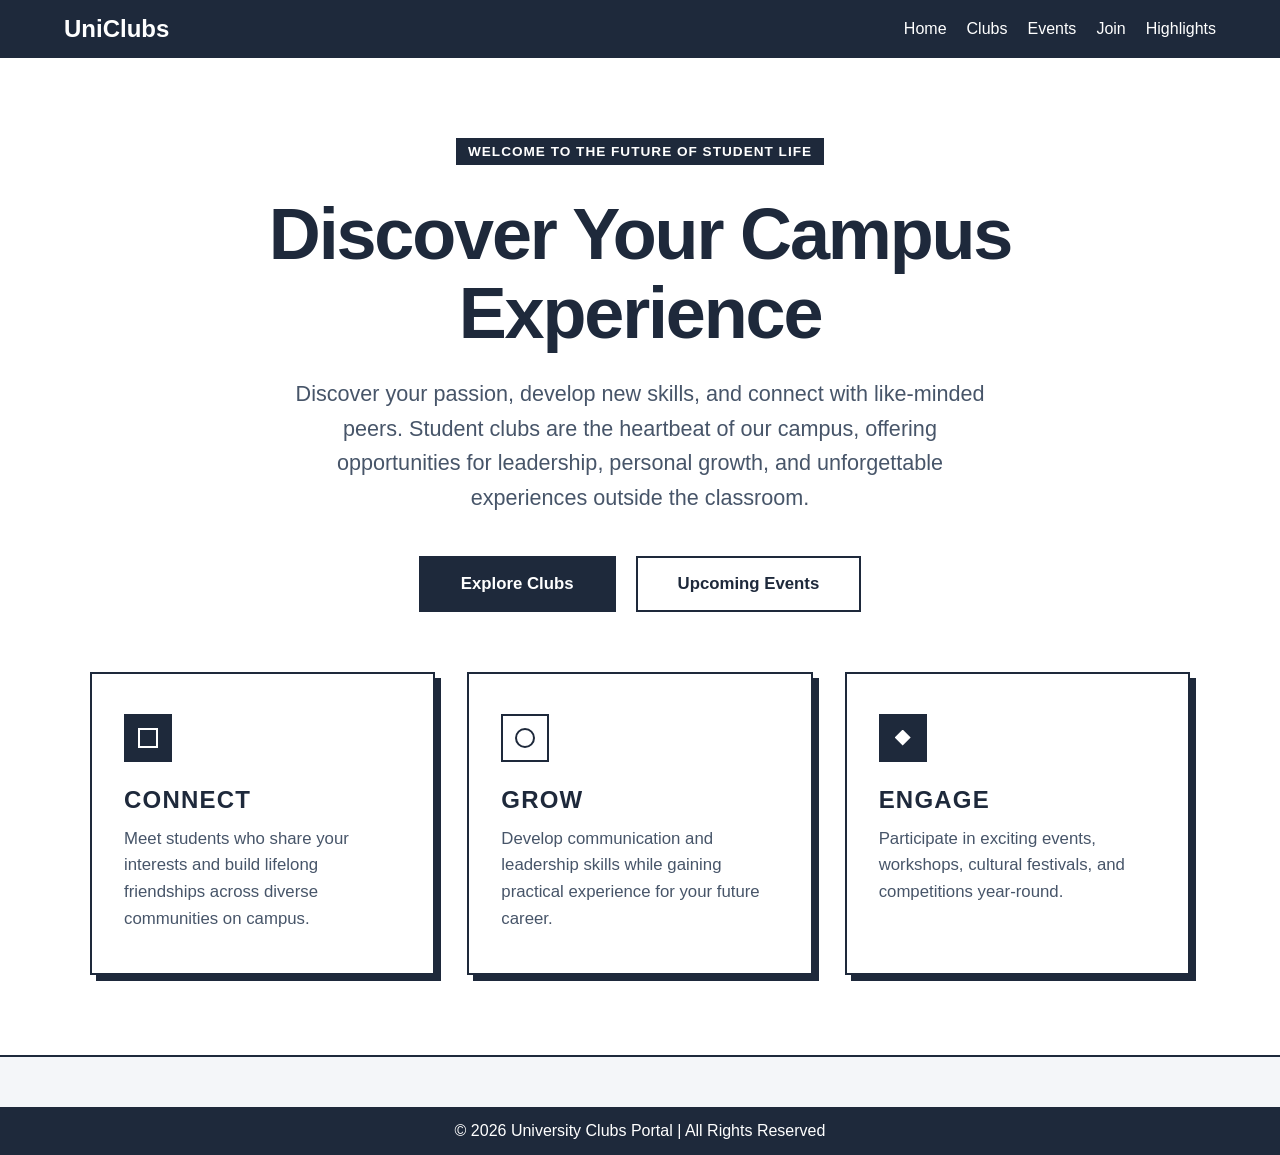
<file: src/index.html>
<!DOCTYPE html>
<html lang="en">

<head>
    <meta charset="UTF-8">
    <meta name="viewport" content="width=device-width, initial-scale=1.0">
    <title>Home</title>
    <!-- Modern Font -->
    <link rel="preconnect" href="https://fonts.googleapis.com">
    <link rel="preconnect" href="https://fonts.gstatic.com" crossorigin>
    <link href="https://fonts.googleapis.com/css2?family=Inter:wght@300;400;500;600;700;800&display=swap"
        rel="stylesheet">
    <link rel="stylesheet" href="../styles/style.css">
</head>

<body>
    <!-- HEADER -->
    <header class="header">
        <div class="container nav">
            <h2 class="logo">UniClubs</h2>
            <nav>
                <ul>
                    <li><a href="index.html">Home</a></li>
                    <li><a href="clubs.html">Clubs</a></li>
                    <li><a href="events.html">Events</a></li>
                    <li><a href="join.html">Join</a></li>
                    <li><a href="highlights.html" aria-current="page">Highlights</a></li>
                </ul>
            </nav>
        </div>
    </header>

    <!-- HERO SECTION -->
    <main class="index-hero">
        <div class="container index-hero-content">
            <div class="index-hero-text">
                <div class="index-badge">Welcome to the future of student life</div>
                <h1 class="index-title">Discover Your Campus Experience</h1>
                <p class="index-description">
                    Discover your passion, develop new skills, and connect with like-minded peers. Student clubs are the
                    heartbeat of our campus, offering opportunities for leadership, personal growth, and unforgettable
                    experiences outside the classroom.
                </p>
                <div class="index-actions">
                    <a href="clubs.html" class="index-btn index-btn-primary">Explore Clubs</a>
                    <a href="events.html" class="index-btn index-btn-secondary">Upcoming Events</a>
                </div>
            </div>

            <div class="index-features">
                <div class="index-feature-card">
                    <div class="index-feature-icon"></div>
                    <h3>Connect</h3>
                    <p>Meet students who share your interests and build lifelong friendships across diverse communities
                        on campus.</p>
                </div>
                <div class="index-feature-card">
                    <div class="index-feature-icon index-feature-icon-2"></div>
                    <h3>Grow</h3>
                    <p>Develop communication and leadership skills while gaining practical experience for your future
                        career.</p>
                </div>
                <div class="index-feature-card">
                    <div class="index-feature-icon index-feature-icon-3"></div>
                    <h3>Engage</h3>
                    <p>Participate in exciting events, workshops, cultural festivals, and competitions year-round.</p>
                </div>
            </div>
        </div>
    </main>

    <!-- FOOTER -->
    <footer class="footer">
        <div class="container">
            <p>©️ 2026 University Clubs Portal | All Rights Reserved</p>
        </div>
    </footer>
</body>

</html>
</file>
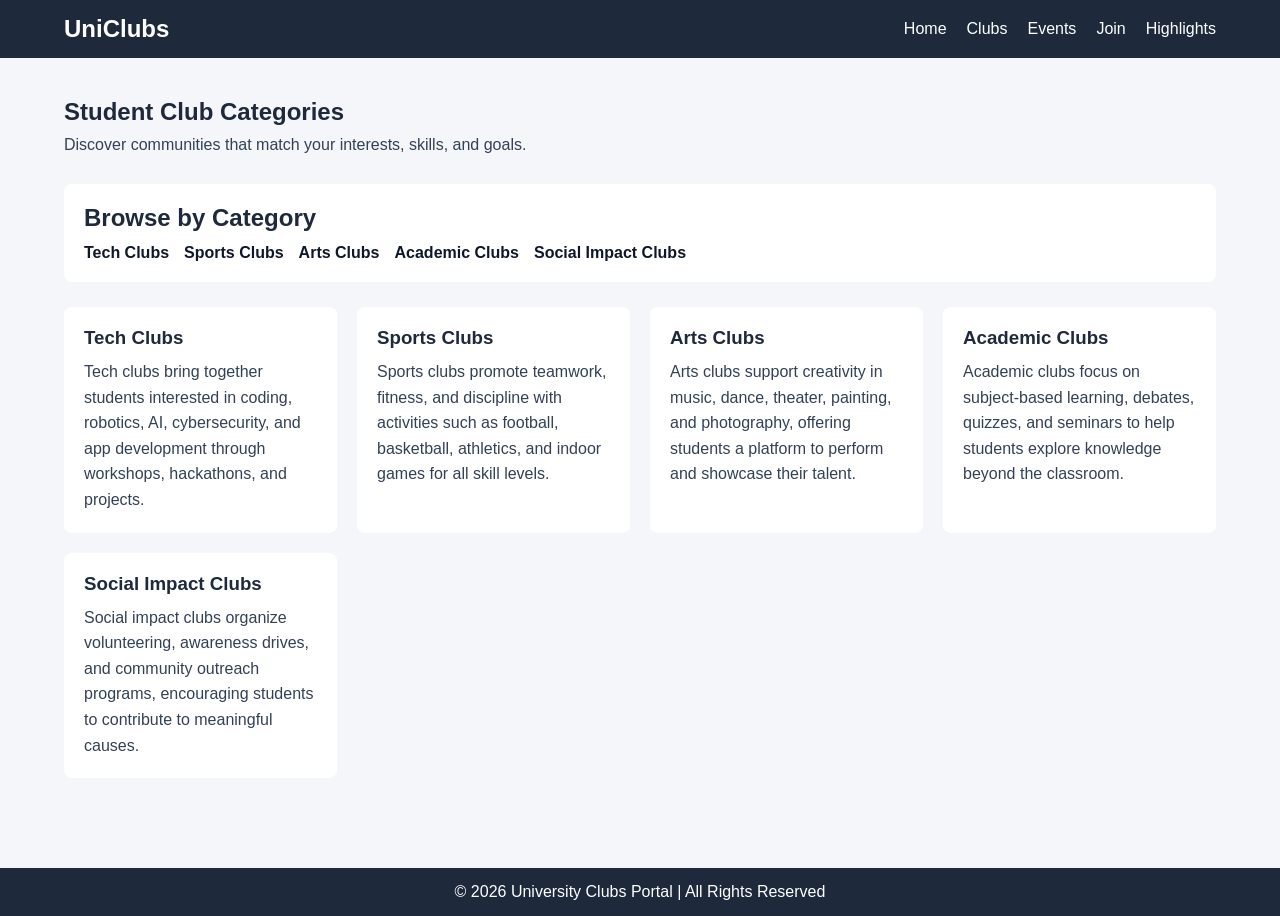
<file: src/clubs.html>
<!DOCTYPE html>
<html lang="en">

<head>
    <meta charset="UTF-8">
    <meta name="viewport" content="width=device-width, initial-scale=1.0">
    <title>Clubs | UniClubs</title>
    <link rel="stylesheet" href="../styles/style.css">
</head>

<body>
    <!-- HEADER -->
    <header class="header">
        <div class="container nav">
            <h2 class="logo">UniClubs</h2>
            <nav>
                <ul>
                    <li><a href="index.html">Home</a></li>
                    <li><a href="clubs.html" aria-current="page">Clubs</a></li>
                    <li><a href="events.html">Events</a></li>
                    <li><a href="join.html">Join</a></li>
                    <li><a href="highlights.html">Highlights</a></li>
                </ul>
            </nav>
        </div>
    </header>

    <main class="container clubs-main">
        <section class="page-intro">
            <h1>Student Club Categories</h1>
            <p>Discover communities that match your interests, skills, and goals.</p>
        </section>

        <section class="category-links" aria-label="Club category links">
            <h2>Browse by Category</h2>
            <ul>
                <li><a href="#tech-clubs">Tech Clubs</a></li>
                <li><a href="#sports-clubs">Sports Clubs</a></li>
                <li><a href="#arts-clubs">Arts Clubs</a></li>
                <li><a href="#academic-clubs">Academic Clubs</a></li>
                <li><a href="#social-clubs">Social Impact Clubs</a></li>
            </ul>
        </section>

        <section class="clubs-grid" aria-label="Club categories">
            <article class="club-category" id="tech-clubs">
                <h3>Tech Clubs</h3>
                <p>Tech clubs bring together students interested in coding, robotics, AI, cybersecurity, and app
                    development through workshops, hackathons, and projects.</p>
            </article>

            <article class="club-category" id="sports-clubs">
                <h3>Sports Clubs</h3>
                <p>Sports clubs promote teamwork, fitness, and discipline with activities such as football, basketball,
                    athletics, and indoor games for all skill levels.</p>
            </article>

            <article class="club-category" id="arts-clubs">
                <h3>Arts Clubs</h3>
                <p>Arts clubs support creativity in music, dance, theater, painting, and photography, offering students
                    a platform to perform and showcase their talent.</p>
            </article>

            <article class="club-category" id="academic-clubs">
                <h3>Academic Clubs</h3>
                <p>Academic clubs focus on subject-based learning, debates, quizzes, and seminars to help students
                    explore knowledge beyond the classroom.</p>
            </article>

            <article class="club-category" id="social-clubs">
                <h3>Social Impact Clubs</h3>
                <p>Social impact clubs organize volunteering, awareness drives, and community outreach programs,
                    encouraging students to contribute to meaningful causes.</p>
            </article>
        </section>
    </main>

    <!-- FOOTER -->
    <footer class="footer">
        <div class="container">
            <p>©️ 2026 University Clubs Portal | All Rights Reserved</p>
        </div>
    </footer>
</body>

</html>
</file>
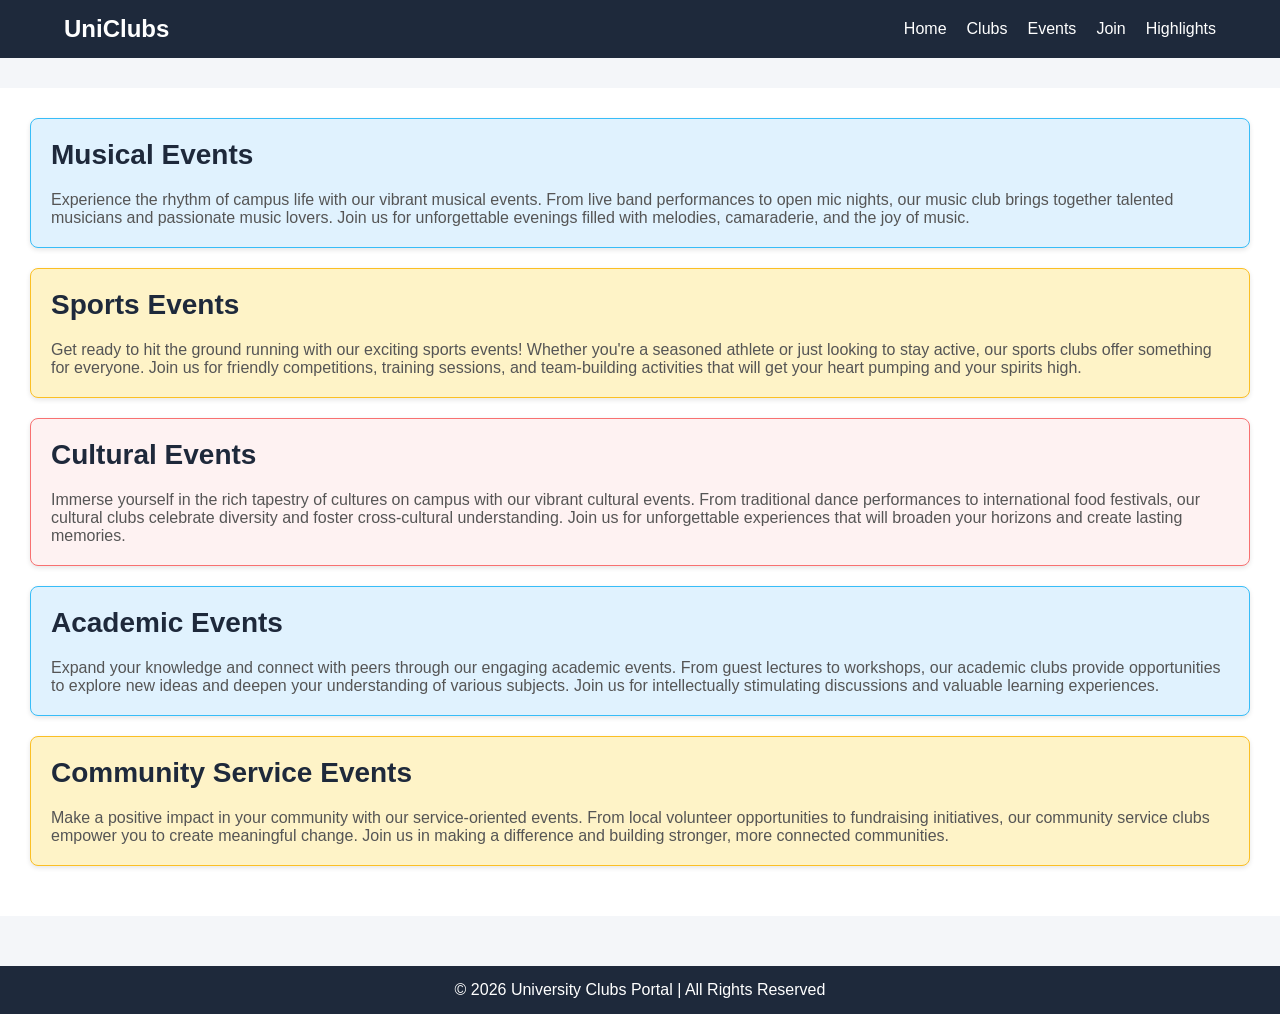
<file: src/events.html>
<!DOCTYPE html>
<html lang="en">

<head>
    <meta charset="UTF-8">
    <meta name="viewport" content="width=device-width, initial-scale=1.0">
    <link rel="stylesheet" href="../styles/style.css">
    <title>Events</title>
</head>

<body>
    <!-- HEADER -->
    <header class="header">
        <div class="container nav">
            <h2 class="logo">UniClubs</h2>
            <nav>
                <ul>
                    <li><a href="index.html">Home</a></li>
                    <li><a href="clubs.html">Clubs</a></li>
                    <li><a href="events.html" aria-current="page">Events</a></li>
                    <li><a href="join.html">Join</a></li>
                    <li><a href="highlights.html">Highlights</a></li>
                </ul>
            </nav>
        </div>
    </header>
    <!-- Events Section -->
    <section class="events">
        <div class="cardA">
            <h1 class="event-title">Musical Events</h1>
            <span class="description">
                Experience the rhythm of campus life with our vibrant musical events. From live band performances to
                open mic nights, our music club brings together talented musicians and passionate music lovers. Join us
                for unforgettable evenings filled with melodies, camaraderie, and the joy of music.
            </span>
        </div>
        <div class="cardB">
            <h1 class="event-title">Sports Events</h1>
            <span class="description">
                Get ready to hit the ground running with our exciting sports events! Whether you're a seasoned athlete
                or just looking to stay active, our sports clubs offer something for everyone. Join us for friendly
                competitions, training sessions, and team-building activities that will get your heart pumping and your
                spirits high.
            </span>
        </div>
        <div class="cardC">
            <h1 class="event-title">Cultural Events</h1>
            <span class="description">
                Immerse yourself in the rich tapestry of cultures on campus with our vibrant cultural events. From
                traditional dance performances to international food festivals, our cultural clubs celebrate diversity
                and foster cross-cultural understanding. Join us for unforgettable experiences that will broaden your
                horizons and create lasting memories.
            </span>
        </div>
        <div class="cardD">
            <h1 class="event-title">Academic Events</h1>
            <span class="description">
                Expand your knowledge and connect with peers through our engaging academic events. From guest lectures
                to workshops, our academic clubs provide opportunities to explore new ideas and deepen your
                understanding of various subjects. Join us for intellectually stimulating discussions and valuable
                learning experiences.
            </span>
        </div>
        <div class="cardE">
            <h1 class="event-title">Community Service Events</h1>
            <span class="description">
                Make a positive impact in your community with our service-oriented events. From local volunteer
                opportunities to fundraising initiatives, our community service clubs empower you to create meaningful
                change. Join us in making a difference and building stronger, more connected communities.
            </span>
        </div>
    </section>
    <!-- FOOTER -->
    <footer class="footer">
        <div class="container">
            <p>©️ 2026 University Clubs Portal | All Rights Reserved</p>
        </div>
    </footer>

</body>

</html>
</file>
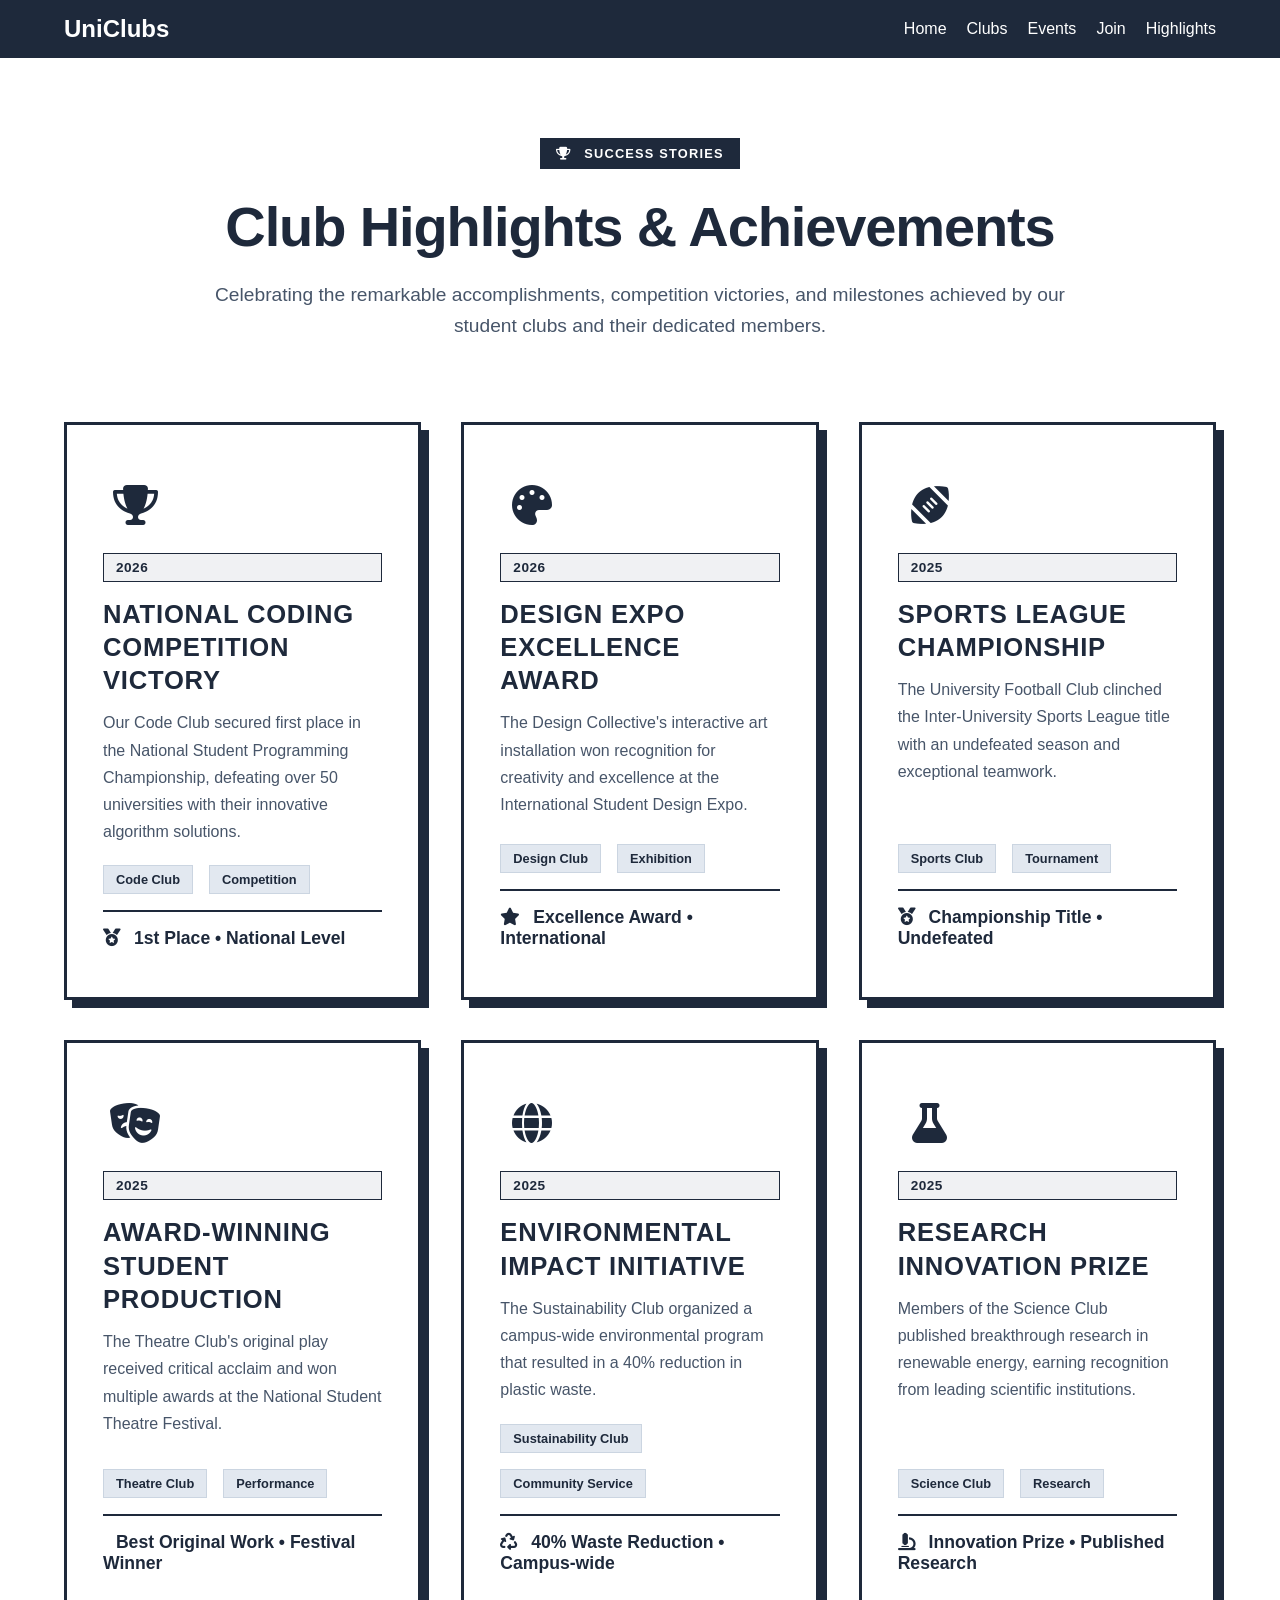
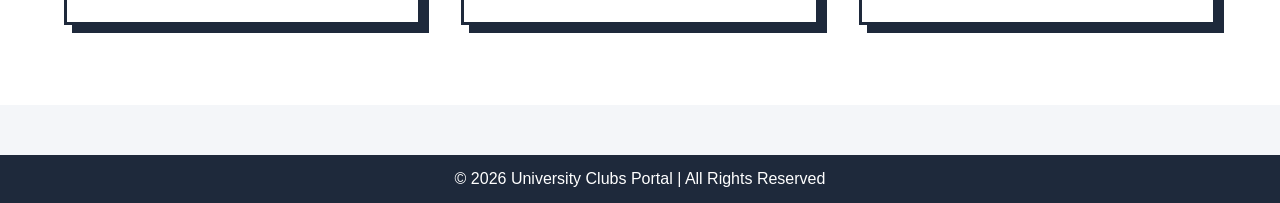
<file: src/highlights.html>
<!DOCTYPE html>
<html lang="en">

<head>
    <meta charset="UTF-8">
    <meta name="viewport" content="width=device-width, initial-scale=1.0">
    <title>Highlights</title>
    <!-- Modern Font -->
    <link rel="preconnect" href="https://fonts.googleapis.com">
    <link rel="preconnect" href="https://fonts.gstatic.com" crossorigin>
    <link href="https://fonts.googleapis.com/css2?family=Inter:wght@300;400;500;600;700;800&display=swap"
        rel="stylesheet">
    <!-- Font Awesome Icons -->
    <link rel="stylesheet" href="https://cdnjs.cloudflare.com/ajax/libs/font-awesome/6.4.0/css/all.min.css">
    <link rel="stylesheet" href="../styles/style.css">
</head>

<body>
    <!-- HEADER -->
    <header class="header">
        <div class="container nav">
            <h2 class="logo">UniClubs</h2>
            <nav>
                <ul>
                    <li><a href="index.html">Home</a></li>
                    <li><a href="clubs.html">Clubs</a></li>
                    <li><a href="events.html">Events</a></li>
                    <li><a href="join.html">Join</a></li>
                    <li><a href="highlights.html" aria-current="page">Highlights</a></li>
                </ul>
            </nav>
        </div>
    </header>

    <!-- MAIN CONTENT -->
    <section class="highlights-section">
        <div class="container">
            <!-- Header -->
            <div class="highlights-header">
                <span class="highlights-badge"><i class="fas fa-trophy"></i> Success Stories</span>
                <h1 class="highlights-title">Club Highlights & Achievements</h1>
                <p class="highlights-subtitle">Celebrating the remarkable accomplishments, competition victories, and
                    milestones achieved by our student clubs and their dedicated members.</p>
            </div>

            <!-- Highlights Grid -->
            <div class="highlights-grid">
                <!-- Example Highlight Card 1 -->
                <div class="highlight-card">
                    <div class="highlight-icon"><i class="fas fa-trophy"></i></div>
                    <span class="highlight-year">2026</span>
                    <h3>National Coding Competition Victory</h3>
                    <p>Our Code Club secured first place in the National Student Programming Championship, defeating
                        over 50 universities with their innovative algorithm solutions.</p>
                    <div class="highlight-meta">
                        <span class="highlight-tag">Code Club</span>
                        <span class="highlight-tag">Competition</span>
                    </div>
                    <span class="highlight-achievement"><i class="fas fa-medal"></i> 1st Place • National Level</span>
                </div>

                <!-- Example Highlight Card 2 -->
                <div class="highlight-card">
                    <div class="highlight-icon"><i class="fas fa-palette"></i></div>
                    <span class="highlight-year">2026</span>
                    <h3>Design Expo Excellence Award</h3>
                    <p>The Design Collective's interactive art installation won recognition for creativity and
                        excellence at the International Student Design Expo.</p>
                    <div class="highlight-meta">
                        <span class="highlight-tag">Design Club</span>
                        <span class="highlight-tag">Exhibition</span>
                    </div>
                    <span class="highlight-achievement"><i class="fas fa-star"></i> Excellence Award •
                        International</span>
                </div>

                <!-- Example Highlight Card 3 -->
                <div class="highlight-card">
                    <div class="highlight-icon"><i class="fas fa-football"></i></div>
                    <span class="highlight-year">2025</span>
                    <h3>Sports League Championship</h3>
                    <p>The University Football Club clinched the Inter-University Sports League title with an undefeated
                        season and exceptional teamwork.</p>
                    <div class="highlight-meta">
                        <span class="highlight-tag">Sports Club</span>
                        <span class="highlight-tag">Tournament</span>
                    </div>
                    <span class="highlight-achievement"><i class="fas fa-medal"></i> Championship Title •
                        Undefeated</span>
                </div>

                <!-- Example Highlight Card 4 -->
                <div class="highlight-card">
                    <div class="highlight-icon"><i class="fas fa-theater-masks"></i></div>
                    <span class="highlight-year">2025</span>
                    <h3>Award-Winning Student Production</h3>
                    <p>The Theatre Club's original play received critical acclaim and won multiple awards at the
                        National Student Theatre Festival.</p>
                    <div class="highlight-meta">
                        <span class="highlight-tag">Theatre Club</span>
                        <span class="highlight-tag">Performance</span>
                    </div>
                    <span class="highlight-achievement"><i class="fas fa-masks"></i> Best Original Work • Festival
                        Winner</span>
                </div>

                <!-- Example Highlight Card 5 -->
                <div class="highlight-card">
                    <div class="highlight-icon"><i class="fas fa-globe"></i></div>
                    <span class="highlight-year">2025</span>
                    <h3>Environmental Impact Initiative</h3>
                    <p>The Sustainability Club organized a campus-wide environmental program that resulted in a 40%
                        reduction in plastic waste.</p>
                    <div class="highlight-meta">
                        <span class="highlight-tag">Sustainability Club</span>
                        <span class="highlight-tag">Community Service</span>
                    </div>
                    <span class="highlight-achievement"><i class="fas fa-recycle"></i> 40% Waste Reduction •
                        Campus-wide</span>
                </div>

                <!-- Example Highlight Card 6 -->
                <div class="highlight-card">
                    <div class="highlight-icon"><i class="fas fa-flask"></i></div>
                    <span class="highlight-year">2025</span>
                    <h3>Research Innovation Prize</h3>
                    <p>Members of the Science Club published breakthrough research in renewable energy, earning
                        recognition from leading scientific institutions.</p>
                    <div class="highlight-meta">
                        <span class="highlight-tag">Science Club</span>
                        <span class="highlight-tag">Research</span>
                    </div>
                    <span class="highlight-achievement"><i class="fas fa-microscope"></i> Innovation Prize • Published
                        Research</span>
                </div>
            </div>
        </div>
    </section>

    <!-- FOOTER -->
    <footer class="footer">
        <div class="container">
            <p>©️ 2026 University Clubs Portal | All Rights Reserved</p>
        </div>
    </footer>
</body>

</html>
</file>
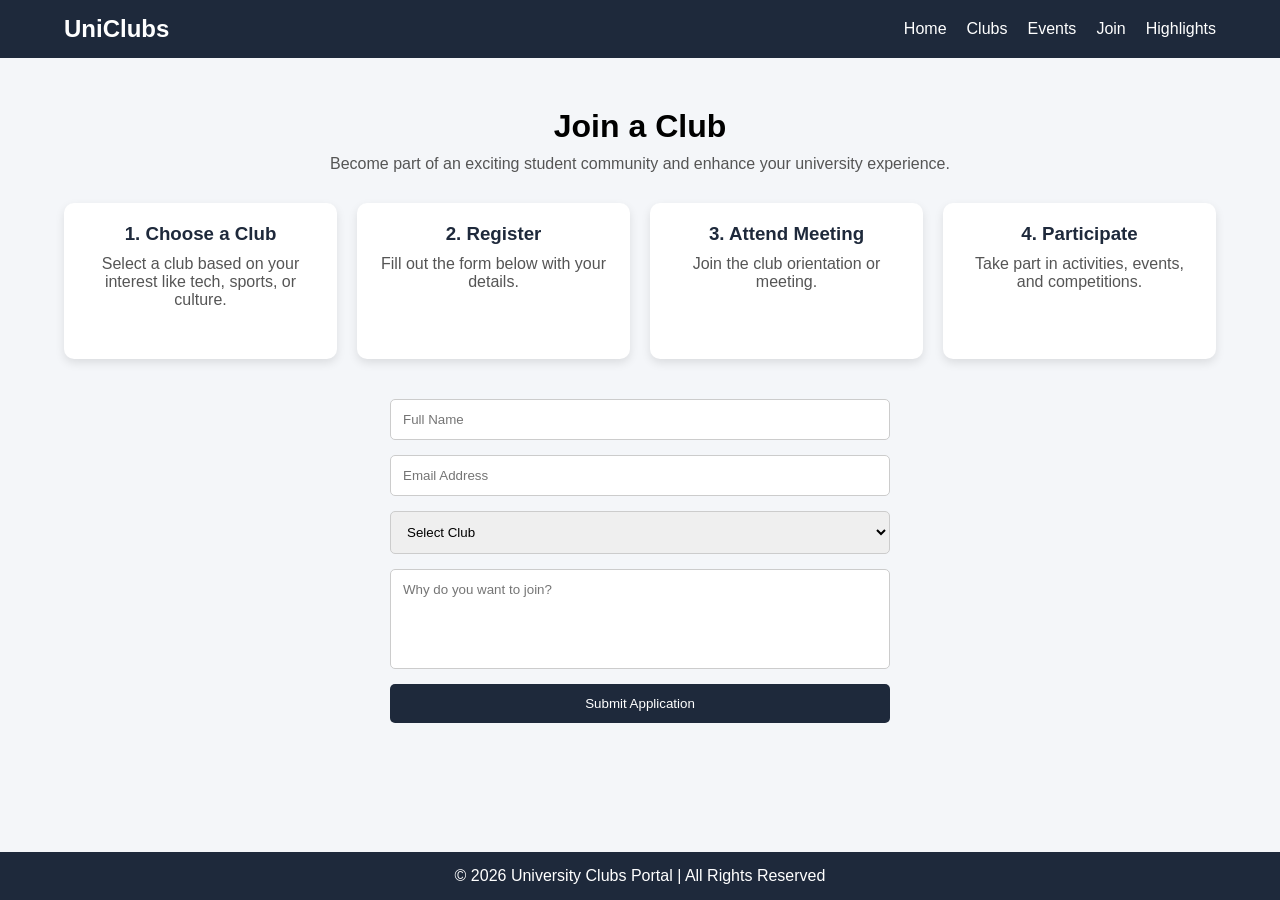
<file: src/join.html>
<!DOCTYPE html>
<html lang="en">

<head>
    <meta charset="UTF-8">
    <title>Join a Club</title>

    <!-- CSS Files -->
    <link rel="stylesheet" href="../styles/style.css">

</head>

<body>

    <!-- HEADER -->
    <header class="header">
        <div class="container nav">
            <h2 class="logo">UniClubs</h2>
            <nav>
                <ul>
                    <li><a href="index.html">Home</a></li>
                    <li><a href="clubs.html">Clubs</a></li>
                    <li><a href="events.html">Events</a></li>
                    <li><a href="join.html" aria-current="page">Join</a></li>
                    <li><a href="highlights.html">Highlights</a></li>
                </ul>
            </nav>
        </div>
    </header>

    <!-- JOIN SECTION -->
    <section class="join-section">
        <div class="container">

            <h1>Join a Club</h1>
            <p>Become part of an exciting student community and enhance your university experience.</p>

            <!-- Steps -->
            <div class="steps">

                <div class="step">
                    <h3>1. Choose a Club</h3>
                    <p>Select a club based on your interest like tech, sports, or culture.</p>
                </div>

                <div class="step">
                    <h3>2. Register</h3>
                    <p>Fill out the form below with your details.</p>
                </div>

                <div class="step">
                    <h3>3. Attend Meeting</h3>
                    <p>Join the club orientation or meeting.</p>
                </div>

                <div class="step">
                    <h3>4. Participate</h3>
                    <p>Take part in activities, events, and competitions.</p>
                </div>

            </div>

            <!-- FORM -->
            <form class="join-form">

                <input type="text" placeholder="Full Name" required>

                <input type="email" placeholder="Email Address" required>

                <select required>
                    <option value="">Select Club</option>
                    <option>Technology Club</option>
                    <option>Sports Club</option>
                    <option>Cultural Club</option>
                    <option>Debate Society</option>
                </select>

                <textarea placeholder="Why do you want to join?"></textarea>

                <button type="submit">Submit Application</button>

            </form>

        </div>
    </section>

    <!-- FOOTER -->
    <footer class="footer">
        <div class="container">
            <p>© 2026 University Clubs Portal | All Rights Reserved</p>
        </div>
    </footer>

</body>

</html>
</file>
<file: styles/style.css>
/* Reset */
* {
    margin: 0;
    padding: 0;
    box-sizing: border-box;
    font-family: Arial, sans-serif;
}

body {
    background: #f4f6f9;
    display: flex;
    flex-direction: column;
    min-height: 100vh;
}

/* Main Content - Flexbox Growth */
main,
section.events,
section.join-section,
section.highlights-section {
    flex: 1;
}

/* Container */
.container {
    width: 90%;
    margin: auto;
}

/* Header */
.header {
    background: #1e293b;
    color: #fff;
    padding: 15px 0;
}

.nav {
    display: flex;
    justify-content: space-between;
    align-items: center;
}

.logo {
    font-size: 24px;
    font-weight: bold;
}

.nav ul {
    list-style: none;
    display: flex;
    gap: 20px;
}

.nav ul li a {
    text-decoration: none;
    color: #fff;
    font-weight: 500;
    transition: 0.3s;
}

.nav ul li a:hover {
    color: #38bdf8;
}

/* Clubs Page */
.clubs-main {
    padding: 40px 0;
}

.page-intro {
    margin-bottom: 30px;
}

.page-intro h1 {
    color: #1e293b;
    margin-bottom: 10px;
}

.page-intro p {
    color: #334155;
}

.category-links {
    background: #ffffff;
    border-radius: 8px;
    padding: 20px;
    margin-bottom: 25px;
}

.category-links h2 {
    margin-bottom: 12px;
    color: #1e293b;
}

.category-links ul {
    list-style: none;
    display: flex;
    flex-wrap: wrap;
    gap: 15px;
}

.category-links a {
    color: #0f172a;
    text-decoration: none;
    font-weight: 600;
}

.category-links a:hover {
    color: #0284c7;
}

.clubs-grid {
    display: grid;
    grid-template-columns: repeat(auto-fit, minmax(240px, 1fr));
    gap: 20px;
}

.club-category {
    background: #ffffff;
    border-radius: 8px;
    padding: 20px;
}

.club-category h3 {
    color: #1e293b;
    margin-bottom: 10px;
}

.club-category p {
    color: #334155;
    line-height: 1.6;
}

/* Footer */
.footer {
    background: #1e293b;
    color: #fff;
    text-align: center;
    padding: 15px 0;
    margin-top: 50px;
}

.join-section {
    padding: 50px 0;
    text-align: center;
}

.join-section h1 {
    font-size: 32px;
    margin-bottom: 10px;
}

.join-section p {
    margin-bottom: 30px;
    color: #555;
}

/* Steps */
.steps {
    display: grid;
    grid-template-columns: repeat(auto-fit, minmax(220px, 1fr));
    gap: 20px;
    margin-bottom: 40px;
}

.step {
    background: #fff;
    padding: 20px;
    border-radius: 10px;
    box-shadow: 0 4px 10px rgba(0, 0, 0, 0.1);
}

.step h3 {
    margin-bottom: 10px;
    color: #1e293b;
}

/* Form */
.join-form {
    max-width: 500px;
    margin: auto;
    display: flex;
    flex-direction: column;
    gap: 15px;
}

.join-form input,
.join-form select,
.join-form textarea {
    padding: 12px;
    border: 1px solid #ccc;
    border-radius: 5px;
}

.join-form textarea {
    resize: none;
    height: 100px;
}

.join-form button {
    background: #1e293b;
    color: #fff;
    padding: 12px;
    border: none;
    border-radius: 5px;
    cursor: pointer;
    transition: 0.3s;
}

.join-form button:hover {
    background: #38bdf8;
}

/* Event Section */
.events {
    background: #fff;
    padding: 30px;
    margin-top: 30px;
}

.event-title {
    font-size: 28px;
    color: #1e293b;
    margin-bottom: 20px;
}

.cardA {
    background: #e0f2fe;
    padding: 20px;
    border-radius: 8px;
    margin-bottom: 20px;
    box-shadow: 0 2px 5px rgba(0, 0, 0, 0.1);
    border: 1px solid #38bdf8;
}

.cardB {
    background: #fef3c7;
    padding: 20px;
    border-radius: 8px;
    margin-bottom: 20px;
    box-shadow: 0 2px 5px rgba(0, 0, 0, 0.1);
    border: 1px solid #fbbf24;
}

.cardC {
    background: #fef2f2;
    padding: 20px;
    border-radius: 8px;
    margin-bottom: 20px;
    box-shadow: 0 2px 5px rgba(0, 0, 0, 0.1);
    border: 1px solid #f87171;
}

.cardD {
    background: #e0f2fe;
    padding: 20px;
    border-radius: 8px;
    margin-bottom: 20px;
    box-shadow: 0 2px 5px rgba(0, 0, 0, 0.1);
    border: 1px solid #38bdf8;
}

.cardE {
    background: #fef3c7;
    padding: 20px;
    border-radius: 8px;
    margin-bottom: 20px;
    box-shadow: 0 2px 5px rgba(0, 0, 0, 0.1);
    border: 1px solid #fbbf24;
}

.description {
    margin-top: 10px;
    color: #555;
}

/* Index Page Styles - High Contrast Editorial */
.index-hero {
    min-height: calc(100vh - 80px);
    display: flex;
    align-items: center;
    justify-content: center;
    position: relative;
    background: #ffffff;
    padding: 80px 0;
    border-bottom: 2px solid #1e293b;
    font-family: 'Inter', sans-serif;
}

.index-hero-content {
    position: relative;
    z-index: 2;
    display: flex;
    flex-direction: column;
    align-items: center;
    max-width: 1100px;
    margin: 0 auto;
}

.index-hero-text {
    text-align: center;
    max-width: 800px;
    margin-bottom: 60px;
}

.index-badge {
    display: inline-block;
    padding: 6px 12px;
    background: #1e293b;
    color: #ffffff;
    font-size: 0.85rem;
    font-weight: 700;
    text-transform: uppercase;
    letter-spacing: 1px;
    margin-bottom: 30px;
}

.index-title {
    font-size: 4.5rem;
    color: #1e293b;
    margin-bottom: 24px;
    font-weight: 900;
    line-height: 1.1;
    letter-spacing: -0.03em;
}

.index-description {
    font-size: 1.35rem;
    color: #475569;
    margin-bottom: 40px;
    line-height: 1.6;
    font-weight: 400;
    max-width: 700px;
    margin-left: auto;
    margin-right: auto;
}

.index-actions {
    display: flex;
    gap: 20px;
    justify-content: center;
}

.index-btn {
    text-decoration: none;
    padding: 16px 40px;
    font-weight: 700;
    font-size: 1.05rem;
    transition: all 0.2s ease;
    display: inline-flex;
    align-items: center;
    justify-content: center;
    border: 2px solid #1e293b;
    background: transparent;
    color: #1e293b;
}

.index-btn-primary {
    background: #1e293b;
    color: #ffffff;
}

.index-btn-primary:hover {
    background: #ffffff;
    color: #1e293b;
}

.index-btn-secondary {
    background: transparent;
    /* Ensure it's transparent by default for the new style */
    color: #1e293b;
    border: 2px solid #1e293b;
}

.index-btn-secondary:hover {
    background: #1e293b;
    color: #ffffff;
}

.index-features {
    display: grid;
    grid-template-columns: repeat(auto-fit, minmax(280px, 1fr));
    gap: 32px;
    width: 100%;
}

.index-feature-card {
    background: #ffffff;
    padding: 40px 32px;
    border: 2px solid #1e293b;
    transition: transform 0.2s ease, box-shadow 0.2s ease;
    text-align: left;
    position: relative;
    /* Brutalist stark shadow */
    box-shadow: 6px 6px 0px #1e293b;
}

.index-feature-card:hover {
    transform: translate(-4px, -4px);
    box-shadow: 10px 10px 0px #1e293b;
}

.index-feature-icon {
    width: 48px;
    height: 48px;
    background: #1e293b;
    display: flex;
    align-items: center;
    justify-content: center;
    margin-bottom: 24px;
    position: relative;
}

/* Sharp SVG / pure CSS shapes instead of AI ones */
.index-feature-icon::before {
    content: '';
    position: absolute;
    width: 16px;
    height: 16px;
    border: 2px solid #ffffff;
}

.index-feature-icon-2 {
    background: transparent;
    border: 2px solid #1e293b;
}

.index-feature-icon-2::before {
    border-radius: 50%;
    border-color: #1e293b;
}

.index-feature-icon-3::before {
    border: none;
    background: #ffffff;
    clip-path: polygon(50% 0%, 100% 50%, 50% 100%, 0% 50%);
}

.index-feature-card h3 {
    font-size: 1.5rem;
    color: #1e293b;
    margin-bottom: 12px;
    font-weight: 800;
    text-transform: uppercase;
    letter-spacing: 0.05em;
}

.index-feature-card p {
    color: #475569;
    line-height: 1.6;
    font-size: 1.05rem;
}

/* Highlights Page Styles */
.highlights-section {
    padding: 80px 0;
    background: #ffffff;
    min-height: calc(100vh - 180px);
    font-family: 'Inter', sans-serif;
}

.highlights-header {
    text-align: center;
    margin-bottom: 80px;
    max-width: 900px;
    margin-left: auto;
    margin-right: auto;
}

.highlights-badge {
    display: inline-block;
    padding: 8px 16px;
    background: #1e293b;
    color: #ffffff;
    font-size: 0.8rem;
    font-weight: 700;
    text-transform: uppercase;
    letter-spacing: 1.2px;
    margin-bottom: 24px;
}

.highlights-badge i {
    margin-right: 8px;
}

.highlights-title {
    font-size: 3.5rem;
    color: #1e293b;
    margin-bottom: 20px;
    font-weight: 900;
    line-height: 1.2;
    letter-spacing: -0.02em;
}

.highlights-subtitle {
    font-size: 1.2rem;
    color: #475569;
    line-height: 1.6;
    font-weight: 400;
}

.highlights-grid {
    display: grid;
    grid-template-columns: repeat(auto-fit, minmax(320px, 1fr));
    gap: 40px;
    width: 100%;
}

.highlight-card {
    background: #ffffff;
    border: 3px solid #1e293b;
    padding: 48px 36px;
    position: relative;
    transition: all 0.3s ease;
    box-shadow: 8px 8px 0px #1e293b;
    display: flex;
    flex-direction: column;
}

.highlight-card:hover {
    transform: translate(-6px, -6px);
    box-shadow: 14px 14px 0px #1e293b;
}

.highlight-icon {
    width: 64px;
    height: 64px;
    display: flex;
    align-items: center;
    justify-content: center;
    margin-bottom: 16px;
}

.highlight-icon i {
    font-size: 2.5rem;
    color: #1e293b;
}


.highlight-year {
    display: inline-block;
    padding: 6px 12px;
    background: #f0f1f3;
    color: #1e293b;
    font-size: 0.85rem;
    font-weight: 700;
    text-transform: uppercase;
    letter-spacing: 0.5px;
    margin-bottom: 16px;
    border: 1px solid #1e293b;
}

.highlight-card h3 {
    font-size: 1.6rem;
    color: #1e293b;
    margin-bottom: 12px;
    font-weight: 800;
    text-transform: uppercase;
    letter-spacing: 0.03em;
    line-height: 1.3;
}

.highlight-card p {
    color: #475569;
    font-size: 1rem;
    line-height: 1.7;
    margin-bottom: 20px;
    flex-grow: 1;
}

.highlight-meta {
    display: flex;
    gap: 16px;
    flex-wrap: wrap;
    margin-top: auto;
}

.highlight-tag {
    display: inline-block;
    padding: 6px 12px;
    background: #e2e8f0;
    color: #1e293b;
    font-size: 0.8rem;
    font-weight: 600;
    border: 1px solid #cbd5e1;
    text-transform: capitalize;
}

.highlight-achievement {
    font-weight: 700;
    color: #1e293b;
    font-size: 1.1rem;
    display: block;
    margin-top: 16px;
    padding-top: 16px;
    border-top: 2px solid #1e293b;
}

.highlight-achievement i {
    margin-right: 8px;
    color: #1e293b;
}

/* Responsive - Tablet (1024px and below) */
@media (max-width: 1024px) {
    .index-hero {
        padding: 60px 0;
    }

    .index-title {
        font-size: 3.5rem;
    }

    .index-description {
        font-size: 1.2rem;
    }

    .highlights-section {
        padding: 60px 0;
    }

    .highlights-title {
        font-size: 2.8rem;
    }

    .highlights-grid {
        gap: 32px;
    }

    .highlight-card {
        padding: 36px 28px;
        box-shadow: 6px 6px 0px #1e293b;
    }

    .highlight-card:hover {
        transform: translate(-4px, -4px);
        box-shadow: 10px 10px 0px #1e293b;
    }
}

/* Responsive - Mobile (768px and below) */
@media (max-width: 768px) {
    .index-hero {
        padding: 40px 0;
    }

    .index-title {
        font-size: 2.8rem;
        margin-bottom: 20px;
    }

    .index-description {
        font-size: 1.1rem;
        margin-bottom: 30px;
    }

    .index-actions {
        flex-direction: column;
        gap: 16px;
        width: 100%;
        max-width: 300px;
        margin: 0 auto;
    }

    .index-btn {
        width: 100%;
    }

    .index-features {
        grid-template-columns: 1fr;
        gap: 24px;
    }

    .index-feature-card {
        padding: 30px 24px;
    }

    .highlights-section {
        padding: 40px 0;
        min-height: auto;
    }

    .highlights-header {
        margin-bottom: 60px;
    }

    .highlights-title {
        font-size: 2.2rem;
        margin-bottom: 16px;
    }

    .highlights-subtitle {
        font-size: 1.05rem;
    }

    .highlights-grid {
        grid-template-columns: 1fr;
        gap: 24px;
    }

    .highlight-card {
        padding: 32px 24px;
        box-shadow: 4px 4px 0px #1e293b;
    }

    .highlight-card:hover {
        transform: translate(-2px, -2px);
        box-shadow: 6px 6px 0px #1e293b;
    }

    .highlight-card h3 {
        font-size: 1.4rem;
    }

    .highlight-card p {
        font-size: 0.95rem;
    }
}

/* Responsive - Small Mobile (480px and below) */
@media (max-width: 480px) {
    .index-title {
        font-size: 2.2rem;
    }

    .index-badge {
        font-size: 0.75rem;
        padding: 6px 10px;
        margin-bottom: 20px;
    }

    .index-description {
        font-size: 1rem;
    }

    .highlights-section {
        padding: 32px 0;
    }

    .highlights-badge {
        font-size: 0.75rem;
        padding: 6px 10px;
    }

    .highlights-title {
        font-size: 1.8rem;
        margin-bottom: 12px;
    }

    .highlights-subtitle {
        font-size: 0.95rem;
    }

    .highlights-grid {
        gap: 16px;
    }

    .highlight-card {
        padding: 24px 20px;
        box-shadow: 3px 3px 0px #1e293b;
        border: 2px solid #1e293b;
    }

    .highlight-card:hover {
        transform: translate(-1px, -1px);
        box-shadow: 4px 4px 0px #1e293b;
    }

    .highlight-card h3 {
        font-size: 1.1rem;
    }

    .highlight-icon {
        width: 48px;
        height: 48px;
        margin-bottom: 16px;
        font-size: 1.5rem;
    }
}
</file>
